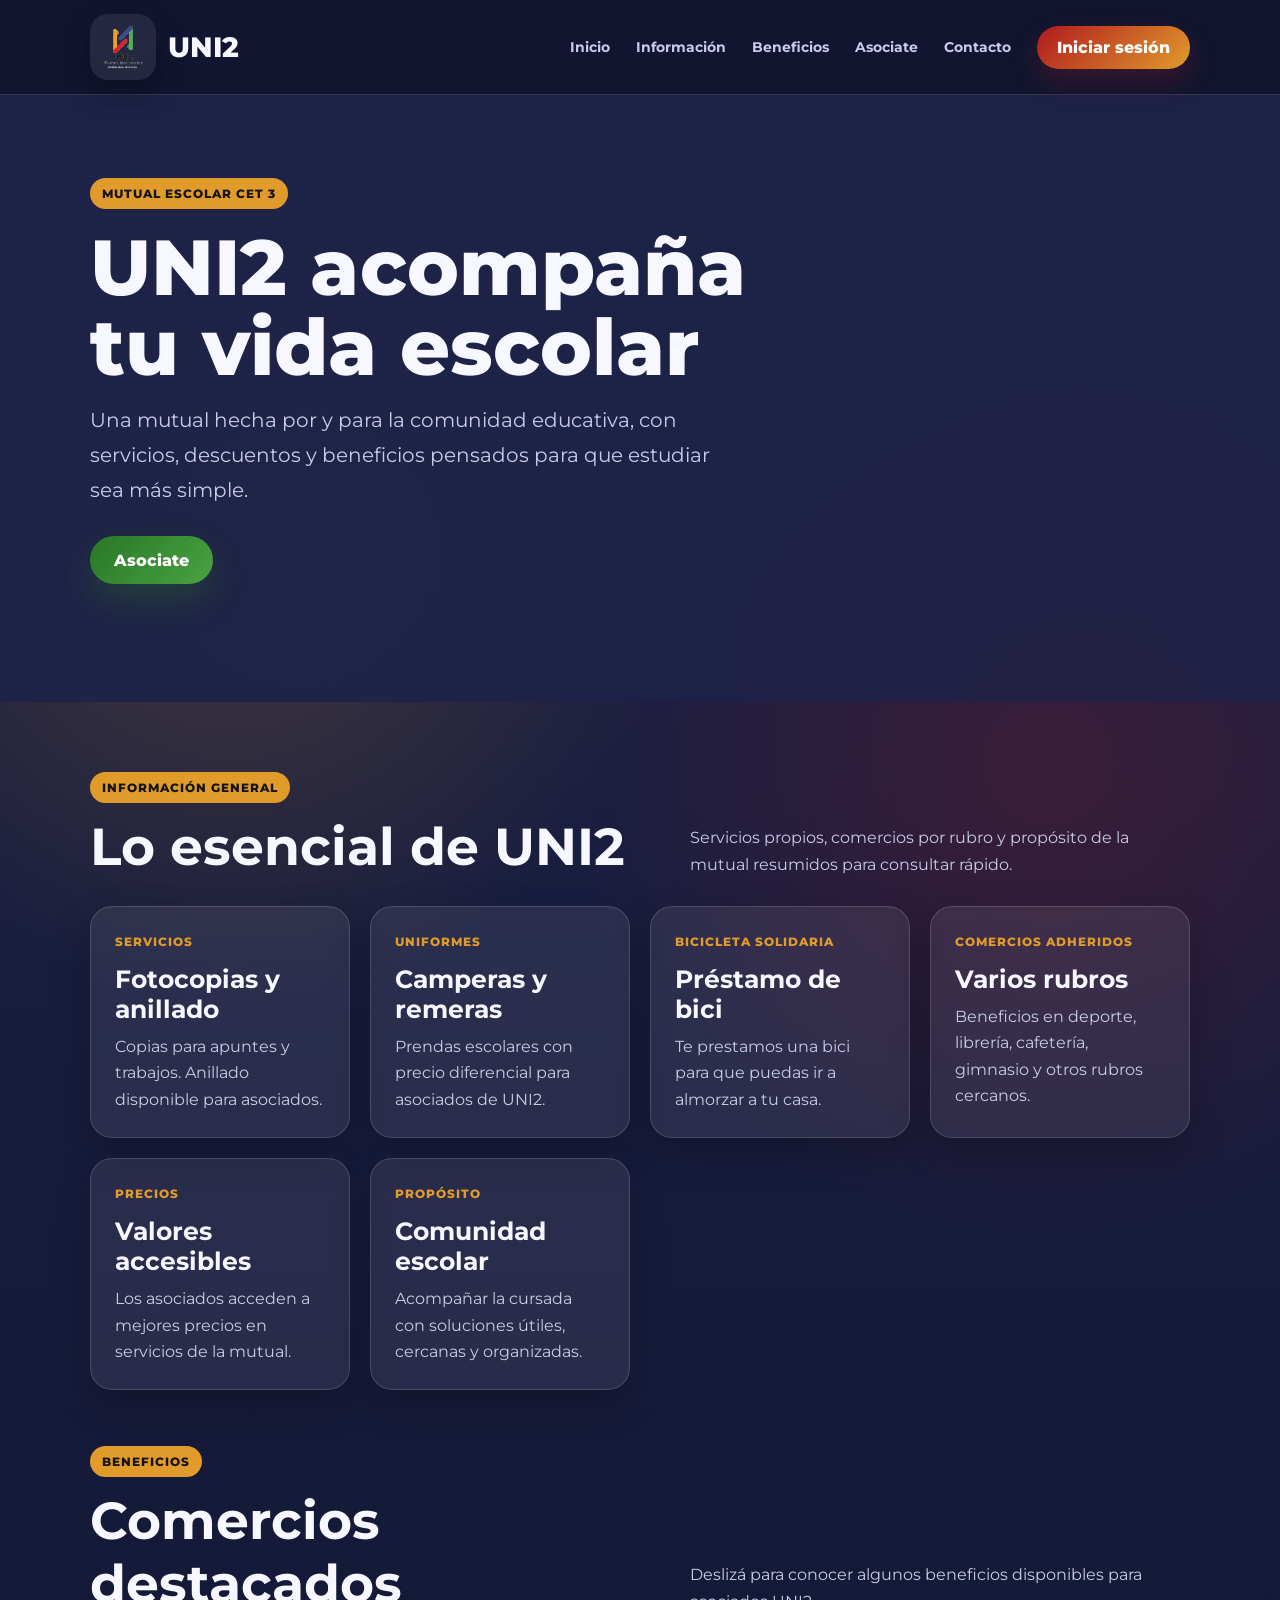
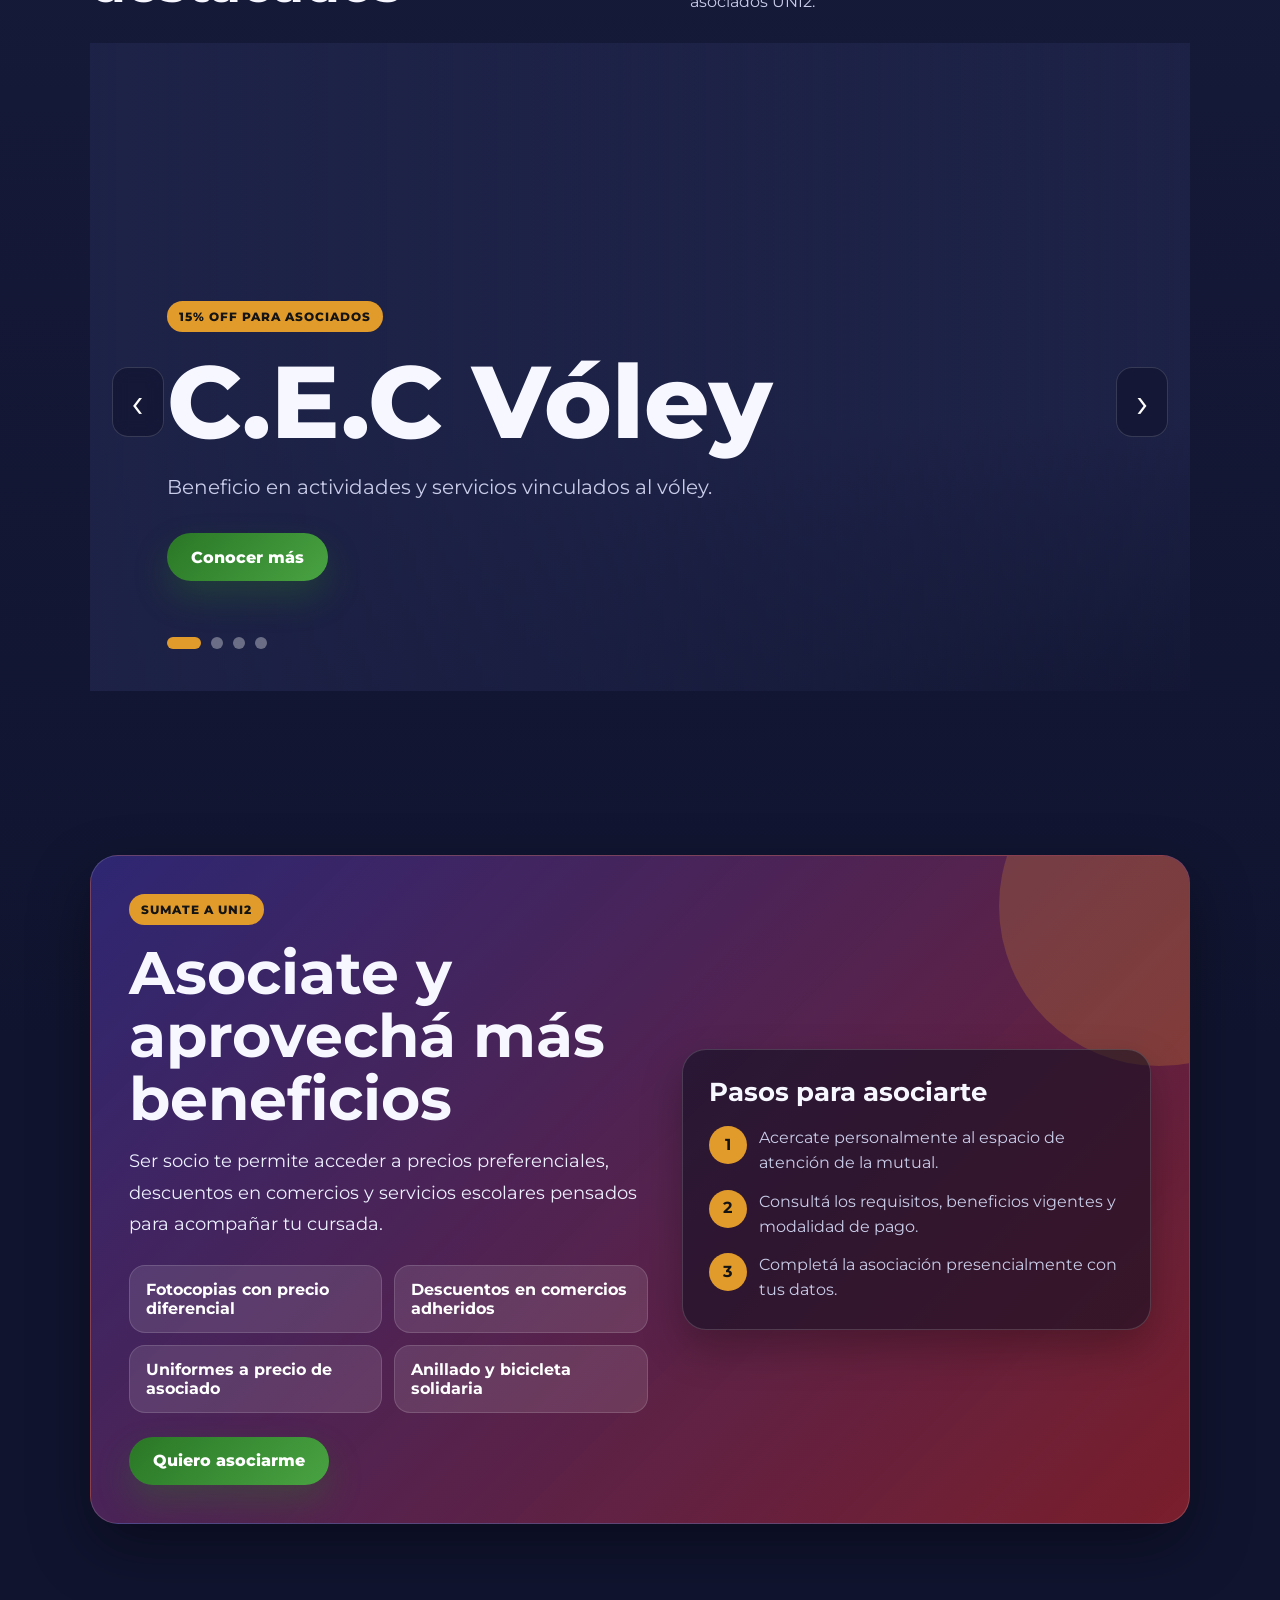
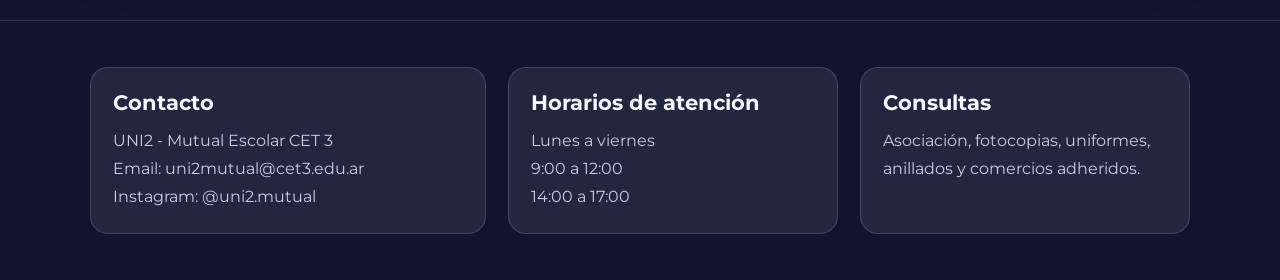
<file: index.html>
﻿<!DOCTYPE html>
<html lang="es">
<head>
<meta charset="UTF-8">
<meta name="viewport" content="width=device-width, initial-scale=1.0">
<title>UNI2 - Mutual Escolar CET 3</title>

<link rel="preconnect" href="https://fonts.googleapis.com">
<link href="https://fonts.googleapis.com/css2?family=Montserrat:wght@300;400;500;600;700;800&display=swap" rel="stylesheet">

<link rel="stylesheet" href="style.css">
</head>

<body>

<nav>
    <div class="logo">
        <img class="brand-mark" src="assets/uni2-logo.png" alt="Logo UNI2">
        <h2>UNI2</h2>
    </div>

    <div class="nav-links">
        <a href="#inicio">Inicio</a>
        <a href="#informacion">Informaci&oacute;n</a>
        <a href="#beneficios">Beneficios</a>
        <a href="#asociate">Asociate</a>
        <a href="#contacto">Contacto</a>
        <button class="login-btn" type="button">Iniciar sesi&oacute;n</button>
    </div>
</nav>

<section class="intro-hero" id="inicio">
    <div class="intro-content">
        <span class="eyebrow">Mutual Escolar CET 3</span>
        <h1>UNI2 acompa&ntilde;a tu vida escolar</h1>
        <p>
            Una mutual hecha por y para la comunidad educativa, con servicios,
            descuentos y beneficios pensados para que estudiar sea m&aacute;s simple.
        </p>
        <a href="#asociarme" class="primary-btn js-open-associate">Asociate</a>
    </div>
</section>

<section class="info-section" id="informacion">
    <div class="section-header">
        <div>
            <span class="section-kicker">Informaci&oacute;n general</span>
            <h2>Lo esencial de UNI2</h2>
        </div>
        <p>Servicios propios, comercios por rubro y prop&oacute;sito de la mutual resumidos para consultar r&aacute;pido.</p>
    </div>

    <div class="info-grid">
        <article class="info-card">
            <span class="service-label">Servicios</span>
            <h3>Fotocopias y anillado</h3>
            <p>Copias para apuntes y trabajos. Anillado disponible para asociados.</p>
        </article>

        <article class="info-card">
            <span class="service-label">Uniformes</span>
            <h3>Camperas y remeras</h3>
            <p>Prendas escolares con precio diferencial para asociados de UNI2.</p>
        </article>

        <article class="info-card">
            <span class="service-label">Bicicleta solidaria</span>
            <h3>Pr&eacute;stamo de bici</h3>
            <p>Te prestamos una bici para que puedas ir a almorzar a tu casa.</p>
        </article>

        <article class="info-card">
            <span class="service-label">Comercios adheridos</span>
            <h3>Varios rubros</h3>
            <p>Beneficios en deporte, librer&iacute;a, cafeter&iacute;a, gimnasio y otros rubros cercanos.</p>
        </article>

        <article class="info-card">
            <span class="service-label">Precios</span>
            <h3>Valores accesibles</h3>
            <p>Los asociados acceden a mejores precios en servicios de la mutual.</p>
        </article>

        <article class="info-card">
            <span class="service-label">Prop&oacute;sito</span>
            <h3>Comunidad escolar</h3>
            <p>Acompa&ntilde;ar la cursada con soluciones &uacute;tiles, cercanas y organizadas.</p>
        </article>
    </div>
</section>

<section class="services" id="beneficios">
    <div class="section-header">
        <div>
            <span class="section-kicker">Beneficios</span>
            <h2>Comercios destacados</h2>
        </div>
        <p>Desliz&aacute; para conocer algunos beneficios disponibles para asociados UNI2.</p>
    </div>

<div class="streaming-hero" aria-label="Beneficios destacados">
    <div class="stream-track" id="streamTrack">
        <article class="stream-slide" style="--image:url('https://images.unsplash.com/photo-1612872087720-bb876e2e67d1?auto=format&fit=crop&w=1600&q=80')">
            <div class="stream-content">
                <span class="eyebrow">15% off para asociados</span>
                <h1>C.E.C V&oacute;ley</h1>
                <p>Beneficio en actividades y servicios vinculados al v&oacute;ley.</p>
                <div class="hero-actions">
                    <a href="#asociate" class="primary-btn">Conocer m&aacute;s</a>
                </div>
            </div>
        </article>

        <article class="stream-slide" style="--image:url('https://images.unsplash.com/photo-1521587760476-6c12a4b040da?auto=format&fit=crop&w=1600&q=80')">
            <div class="stream-content">
                <span class="eyebrow">10% off en &uacute;tiles escolares</span>
                <h1>Librer&iacute;a Mu&ntilde;oz</h1>
                <p>Descuento en materiales para clases, trabajos pr&aacute;cticos y organizaci&oacute;n diaria.</p>
                <div class="hero-actions">
                    <a href="#asociate" class="primary-btn">Conocer m&aacute;s</a>
                </div>
            </div>
        </article>

        <article class="stream-slide" style="--image:url('https://images.unsplash.com/photo-1509042239860-f550ce710b93?auto=format&fit=crop&w=1600&q=80')">
            <div class="stream-content">
                <span class="eyebrow">15% off en cafeter&iacute;a</span>
                <h1>Cafeter&iacute;a Latte</h1>
                <p>Descuento para meriendas, pausas y encuentros durante la semana escolar.</p>
                <div class="hero-actions">
                    <a href="#asociate" class="primary-btn">Conocer m&aacute;s</a>
                </div>
            </div>
        </article>

        <article class="stream-slide" style="--image:url('https://images.unsplash.com/photo-1534438327276-14e5300c3a48?auto=format&fit=crop&w=1600&q=80')">
            <div class="stream-content">
                <span class="eyebrow">20% off en entrenamiento</span>
                <h1>Gimnasio GQ</h1>
                <p>Beneficio para asociados que quieran entrenar y mantenerse activos.</p>
                <div class="hero-actions">
                    <a href="#asociate" class="primary-btn">Conocer m&aacute;s</a>
                </div>
            </div>
        </article>
    </div>

    <button class="stream-arrow prev" id="prevSlide" type="button" aria-label="Slide anterior">&lsaquo;</button>
    <button class="stream-arrow next" id="nextSlide" type="button" aria-label="Slide siguiente">&rsaquo;</button>
    <div class="stream-dots" id="streamDots" aria-label="Indicadores del carrusel"></div>
</div>
</section>

<section class="join-section" id="asociate">
    <div class="join-banner">
        <div class="join-copy">
            <span class="section-kicker">Sumate a UNI2</span>
            <h2>Asociate y aprovech&aacute; m&aacute;s beneficios</h2>
            <p>
                Ser socio te permite acceder a precios preferenciales, descuentos en comercios
                y servicios escolares pensados para acompa&ntilde;ar tu cursada.
            </p>

            <ul class="benefit-list">
                <li>Fotocopias con precio diferencial</li>
                <li>Descuentos en comercios adheridos</li>
                <li>Uniformes a precio de asociado</li>
                <li>Anillado y bicicleta solidaria</li>
            </ul>

            <a href="#asociarme" class="primary-btn js-open-associate">Quiero asociarme</a>
        </div>

        <div class="steps-card">
            <h3>Pasos para asociarte</h3>
            <ol class="steps">
                <li><strong>1</strong><span>Acercate personalmente al espacio de atenci&oacute;n de la mutual.</span></li>
                <li><strong>2</strong><span>Consult&aacute; los requisitos, beneficios vigentes y modalidad de pago.</span></li>
                <li><strong>3</strong><span>Complet&aacute; la asociaci&oacute;n presencialmente con tus datos.</span></li>
            </ol>
        </div>
    </div>
</section>

<section class="associate-section" id="asociarme">
    <div class="associate-card">
        <div class="associate-header">
            <button type="button" class="close-associate" id="closeAssociate" aria-label="Cerrar">&times;</button>
            <h2>UNI2</h2>
            <p>Asociaci&oacute;n presencial a la Mutual</p>
        </div>

        <div class="associate-form" id="associateInfo">
            <div class="form-group">
                <label>Por ahora la asociaci&oacute;n se realiza solo presencialmente.</label>
                <p class="radio-item">
                    Acercate al espacio de atenci&oacute;n de UNI2 para consultar requisitos,
                    beneficios vigentes y completar tus datos.
                </p>
            </div>

            <div class="form-row">
                <div class="form-group">
                    <label>Horario de atenci&oacute;n</label>
                    <p class="radio-item">Lunes a viernes, de 9:00 a 12:00 y de 14:00 a 17:00.</p>
                </div>

                <div class="form-group">
                    <label>Consultas</label>
                    <p class="radio-item">Pod&eacute;s preguntar por fotocopias, uniformes, anillados y comercios adheridos.</p>
                </div>
            </div>

            <button type="button" class="associate-submit" id="goToContact">Ver contacto y horarios</button>
        </div>

        <div class="associate-footer">UNI2 - Mutual Escolar</div>
    </div>
</section>

<div class="thanks-message" id="thanksMessage">
    <h2>Muchas gracias por ser parte de la mutual</h2>
</div>

<footer class="site-footer" id="contacto">
    <div class="footer-grid">
        <div class="footer-block">
            <h3>Contacto</h3>
            <p>UNI2 - Mutual Escolar CET 3</p>
            <p>Email: uni2mutual@cet3.edu.ar</p>
            <p>Instagram: @uni2.mutual</p>
        </div>

        <div class="footer-block">
            <h3>Horarios de atenci&oacute;n</h3>
            <ul>
                <li>Lunes a viernes</li>
                <li>9:00 a 12:00</li>
                <li>14:00 a 17:00</li>
            </ul>
        </div>

        <div class="footer-block">
            <h3>Consultas</h3>
            <p>Asociaci&oacute;n, fotocopias, uniformes, anillados y comercios adheridos.</p>
        </div>
    </div>
</footer>

<script>
    const streamTrack = document.getElementById("streamTrack");
    const slides = Array.from(document.querySelectorAll(".stream-slide"));
    const dotsContainer = document.getElementById("streamDots");
    const prevSlide = document.getElementById("prevSlide");
    const nextSlide = document.getElementById("nextSlide");
    const associateButtons = Array.from(document.querySelectorAll(".js-open-associate"));
    const closeAssociate = document.getElementById("closeAssociate");
    const associateModal = document.getElementById("asociarme");
    const goToContact = document.getElementById("goToContact");
    const thanksMessage = document.getElementById("thanksMessage");
    let activeSlide = 0;
    let autoplay;

    slides.forEach((_, index) => {
        const dot = document.createElement("button");
        dot.className = "stream-dot";
        dot.type = "button";
        dot.setAttribute("aria-label", "Ir al slide " + (index + 1));
        dot.addEventListener("click", () => {
            setSlide(index);
            restartAutoplay();
        });
        dotsContainer.appendChild(dot);
    });

    const dots = Array.from(document.querySelectorAll(".stream-dot"));

    function setSlide(index){
        activeSlide = (index + slides.length) % slides.length;
        streamTrack.style.transform = "translateX(-" + activeSlide * 100 + "%)";

        dots.forEach((dot, dotIndex) => {
            dot.classList.toggle("is-active", dotIndex === activeSlide);
        });
    }

    function restartAutoplay(){
        clearInterval(autoplay);
        autoplay = setInterval(() => setSlide(activeSlide + 1), 5000);
    }

    prevSlide.addEventListener("click", () => {
        setSlide(activeSlide - 1);
        restartAutoplay();
    });

    nextSlide.addEventListener("click", () => {
        setSlide(activeSlide + 1);
        restartAutoplay();
    });

    function openAssociateModal(event){
        event.preventDefault();
        associateModal.classList.add("is-open");
        document.body.style.overflow = "hidden";
    }

    function closeAssociateModal(){
        associateModal.classList.remove("is-open");
        document.body.style.overflow = "";
    }

    function launchConfetti(){
        const colors = ["#2A7726", "#2F2777", "#B01A1F", "#E19B2B", "#ffffff"];

        for(let i = 0; i < 90; i++){
            const confetti = document.createElement("span");
            confetti.className = "confetti-piece";
            confetti.style.left = Math.random() * 100 + "vw";
            confetti.style.background = colors[Math.floor(Math.random() * colors.length)];
            confetti.style.animationDelay = Math.random() * 0.7 + "s";
            confetti.style.transform = "rotate(" + Math.random() * 360 + "deg)";
            document.body.appendChild(confetti);

            setTimeout(() => {
                confetti.remove();
            }, 3600);
        }
    }

    associateButtons.forEach((button) => {
        button.addEventListener("click", openAssociateModal);
    });
    closeAssociate.addEventListener("click", closeAssociateModal);

    associateModal.addEventListener("click", (event) => {
        if(event.target === associateModal){
            closeAssociateModal();
        }
    });

    goToContact.addEventListener("click", () => {
        closeAssociateModal();
        document.getElementById("contacto").scrollIntoView({behavior:"smooth"});
    });

    setSlide(0);
    restartAutoplay();
</script>

</body>
</html>
</file>
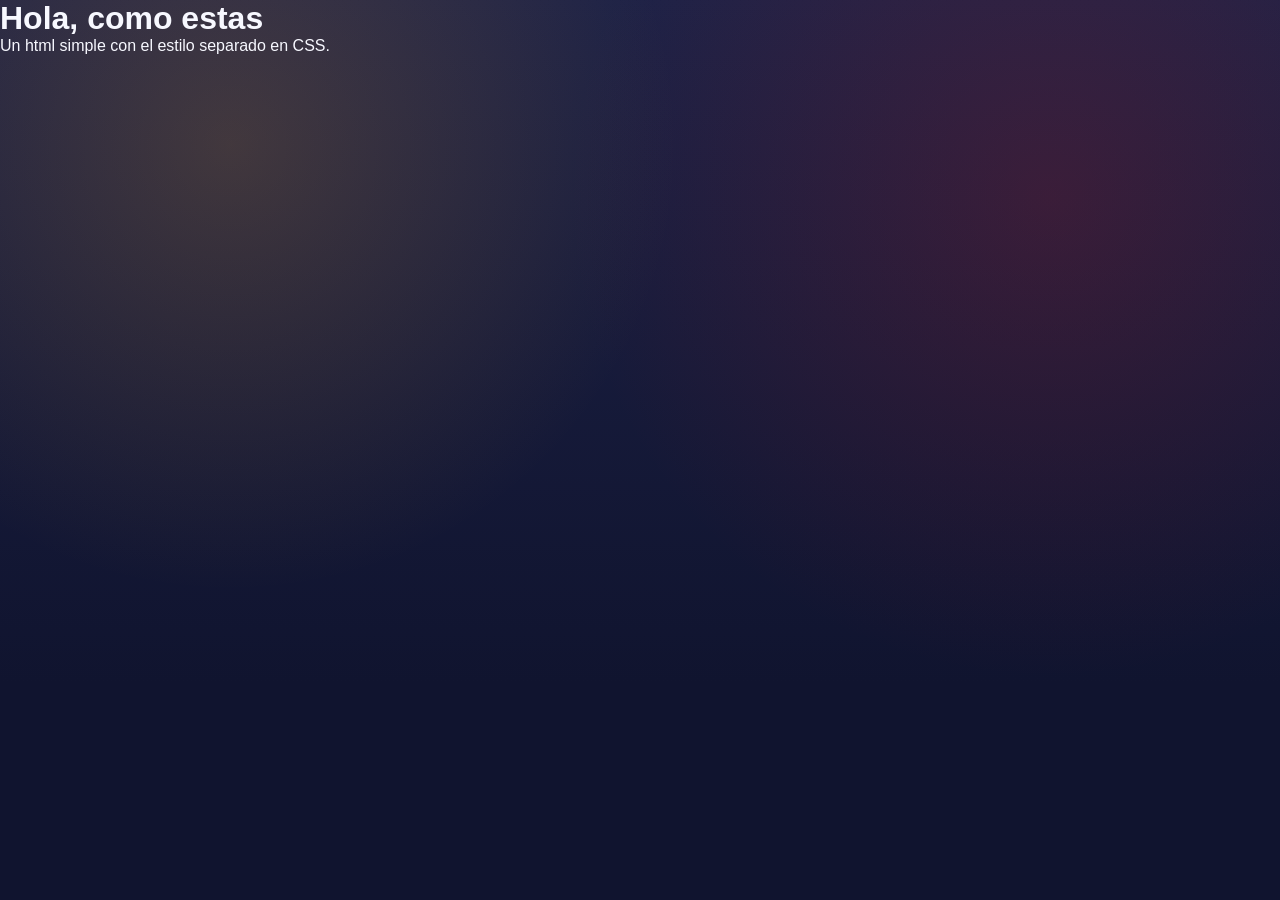
<file: cande.html>
<!DOCTYPE html>
<html lang="es">
<head>
  <meta charset="UTF-8">
  <meta name="viewport" content="width=device-width, initial-scale=1.0">
  <title>Hola</title>
  <link rel="stylesheet" href="style.css">
</head>
<body>
  <main class="card">
    <h1>Hola, como estas</h1>
    <p>Un html simple con el estilo separado en CSS.</p>
  </main>
</body>
</html>
</file>
<file: style.css>
﻿:root{
    --bg:#1D2247;
    --red:#B01A1F;
    --orange:#E19B2B;
    --green:#2A7726;
    --indigo:#2F2777;
    --ink:#f7f8ff;
    --muted:#c9cce8;
    --panel:rgba(255,255,255,0.08);
    --panel-strong:rgba(255,255,255,0.13);
    --line:rgba(255,255,255,0.15);
    --shadow:0 24px 60px rgba(0,0,0,0.36);
}

*{
    margin:0;
    padding:0;
    box-sizing:border-box;
    font-family:"Montserrat",sans-serif;
}

html{
    scroll-behavior:smooth;
}

body{
    min-height:100vh;
    background:
        radial-gradient(circle at 18% 16%, rgba(225,155,43,0.20), transparent 28rem),
        radial-gradient(circle at 82% 22%, rgba(176,26,31,0.22), transparent 30rem),
        linear-gradient(180deg,var(--bg),#10142f 76%);
    color:var(--ink);
    overflow-x:hidden;
}

img{
    display:block;
    max-width:100%;
}

a{
    color:inherit;
}

button,
.primary-btn,
.secondary-btn{
    font:inherit;
    cursor:pointer;
    transition:0.25s ease;
}

button:hover,
.primary-btn:hover,
.secondary-btn:hover{
    transform:translateY(-3px);
}

/* NAV */

nav{
    position:fixed;
    inset:0 0 auto 0;
    z-index:50;
    display:flex;
    align-items:center;
    justify-content:space-between;
    gap:24px;
    padding:14px 7%;
    background:rgba(15,18,42,0.78);
    border-bottom:1px solid var(--line);
    backdrop-filter:blur(18px);
}

.logo{
    display:flex;
    align-items:center;
    gap:12px;
}

.brand-mark{
    width:66px;
    height:66px;
    display:block;
    border-radius:18px;
    object-fit:contain;
    background:rgba(255,255,255,0.08);
    box-shadow:0 14px 30px rgba(0,0,0,0.28);
}

.logo h2{
    font-size:28px;
    font-weight:800;
}

.nav-links{
    display:flex;
    align-items:center;
    gap:26px;
}

.nav-links a{
    color:var(--muted);
    text-decoration:none;
    font-weight:700;
    font-size:14px;
}

.nav-links a:hover{
    color:var(--orange);
}

.login-btn{
    border:0;
    border-radius:999px;
    padding:12px 20px;
    color:white;
    background:linear-gradient(135deg,var(--red),var(--orange));
    font-weight:800;
    box-shadow:0 12px 28px rgba(176,26,31,0.25);
}

/* INTRO HERO */

.intro-hero{
    min-height:78vh;
    display:flex;
    align-items:center;
    padding:132px 7% 72px;
    background:
        linear-gradient(90deg, rgba(29,34,71,0.96), rgba(29,34,71,0.76)),
        url("https://images.unsplash.com/photo-1524995997946-a1c2e315a42f?auto=format&fit=crop&w=1600&q=80");
    background-size:cover;
    background-position:center;
}

.intro-content{
    width:min(720px,100%);
}

.intro-content h1{
    margin:18px 0 16px;
    font-size:clamp(42px,7vw,78px);
    line-height:1.03;
    font-weight:800;
}

.intro-content p{
    max-width:650px;
    color:var(--muted);
    font-size:clamp(16px,2vw,20px);
    line-height:1.75;
    margin-bottom:28px;
}

/* GENERAL INFO */

.info-section{
    padding:70px 7% 28px;
}

.info-grid{
    display:grid;
    grid-template-columns:repeat(auto-fit,minmax(230px,1fr));
    gap:20px;
}

.info-card{
    min-height:225px;
    padding:24px;
    border-radius:22px;
    background:var(--panel);
    border:1px solid var(--line);
    box-shadow:0 16px 38px rgba(0,0,0,0.24);
}

.info-card h3{
    margin:14px 0 10px;
    font-size:25px;
}

.info-card p{
    color:var(--muted);
    line-height:1.65;
}

/* STREAMING HERO */

.streaming-hero{
    position:relative;
    min-height:68vh;
    height:clamp(520px,72vh,760px);
    overflow:hidden;
    background:var(--bg);
}

.stream-track{
    height:100%;
    display:flex;
    transition:transform 0.8s cubic-bezier(.22,.61,.36,1);
}

.stream-slide{
    position:relative;
    min-width:100%;
    height:100%;
    display:flex;
    align-items:flex-end;
    padding:140px 7% 110px;
    background-image:var(--image);
    background-size:cover;
    background-position:center;
}

.stream-slide::before{
    content:"";
    position:absolute;
    inset:0;
    background:
        linear-gradient(90deg, rgba(29,34,71,0.96), rgba(29,34,71,0.70) 44%, rgba(29,34,71,0.18)),
        linear-gradient(0deg, rgba(16,20,47,0.92), rgba(16,20,47,0.06) 42%);
}

.stream-content{
    position:relative;
    z-index:2;
    width:min(820px,100%);
}

.eyebrow,
.section-kicker,
.tag{
    display:inline-flex;
    align-items:center;
    width:max-content;
    max-width:100%;
    color:#141414;
    background:var(--orange);
    border-radius:999px;
    padding:8px 12px;
    font-size:12px;
    font-weight:800;
    letter-spacing:1px;
    text-transform:uppercase;
}

.stream-content h1{
    margin:18px 0 16px;
    font-size:clamp(52px,8vw,104px);
    line-height:1.02;
    font-weight:800;
}

.stream-content p{
    max-width:620px;
    color:var(--muted);
    font-size:clamp(16px,2vw,20px);
    line-height:1.75;
    margin-bottom:28px;
}

.hero-actions{
    display:flex;
    flex-wrap:wrap;
    gap:14px;
}

.primary-btn,
.secondary-btn{
    display:inline-flex;
    align-items:center;
    justify-content:center;
    min-height:48px;
    padding:14px 24px;
    border-radius:999px;
    text-decoration:none;
    font-weight:800;
}

.primary-btn{
    color:white;
    background:linear-gradient(135deg,var(--green),#49a342);
    box-shadow:0 16px 34px rgba(42,119,38,0.32);
}

.secondary-btn{
    color:white;
    background:rgba(255,255,255,0.10);
    border:1px solid rgba(255,255,255,0.24);
}

.stream-arrow{
    position:absolute;
    z-index:5;
    top:50%;
    width:52px;
    height:70px;
    border:1px solid var(--line);
    border-radius:16px;
    color:white;
    background:rgba(15,18,42,0.55);
    backdrop-filter:blur(8px);
    font-size:42px;
    line-height:1;
}

.stream-arrow.prev{
    left:22px;
}

.stream-arrow.next{
    right:22px;
}

.stream-dots{
    position:absolute;
    z-index:5;
    left:7%;
    bottom:42px;
    display:flex;
    gap:10px;
}

.stream-dot{
    width:12px;
    height:12px;
    border:0;
    border-radius:999px;
    background:rgba(255,255,255,0.35);
}

.stream-dot.is-active{
    width:34px;
    background:var(--orange);
}

/* ASOCIATE */

.join-section{
    padding:70px 7% 96px;
}

.join-banner{
    display:grid;
    grid-template-columns:1.05fr 0.95fr;
    gap:34px;
    align-items:center;
    padding:38px;
    border-radius:28px;
    background:
        linear-gradient(135deg,rgba(47,39,119,0.92),rgba(176,26,31,0.62)),
        var(--panel);
    border:1px solid var(--line);
    box-shadow:var(--shadow);
    overflow:hidden;
    position:relative;
}

.join-banner::after{
    content:"";
    position:absolute;
    width:320px;
    height:320px;
    right:-130px;
    top:-110px;
    border-radius:999px;
    background:rgba(225,155,43,0.22);
}

.join-copy{
    position:relative;
    z-index:2;
}

.join-copy h2{
    margin:16px 0;
    font-size:clamp(36px,5vw,60px);
    line-height:1.05;
}

.join-copy p{
    color:#edf0ff;
    line-height:1.75;
    font-size:18px;
    max-width:620px;
}

.benefit-list{
    display:grid;
    grid-template-columns:repeat(2,1fr);
    gap:12px;
    margin:24px 0;
    list-style:none;
}

.benefit-list li{
    padding:14px 16px;
    border-radius:16px;
    background:rgba(255,255,255,0.11);
    border:1px solid rgba(255,255,255,0.14);
    color:white;
    font-weight:700;
}

.steps-card{
    position:relative;
    z-index:2;
    background:rgba(10,13,30,0.54);
    border:1px solid rgba(255,255,255,0.16);
    border-radius:24px;
    padding:26px;
    box-shadow:0 18px 40px rgba(0,0,0,0.26);
}

.steps-card h3{
    font-size:26px;
    margin-bottom:18px;
}

.steps{
    list-style:none;
    display:grid;
    gap:14px;
}

.steps li{
    display:grid;
    grid-template-columns:38px 1fr;
    gap:12px;
    align-items:start;
    color:var(--muted);
    line-height:1.55;
}

.steps strong{
    display:grid;
    place-items:center;
    width:38px;
    height:38px;
    border-radius:50%;
    background:var(--orange);
    color:#141414;
}

/* SERVICES */

.services,
.stores{
    padding:28px 7% 94px;
}

.section-header{
    display:flex;
    justify-content:space-between;
    align-items:flex-end;
    gap:24px;
    margin-bottom:28px;
}

.section-header h2{
    margin-top:12px;
    font-size:clamp(32px,5vw,52px);
}

.section-header p{
    max-width:500px;
    color:var(--muted);
    line-height:1.7;
}

.services-grid{
    display:grid;
    grid-template-columns:repeat(3,1fr);
    gap:20px;
}

.service-card{
    overflow:hidden;
    border-radius:22px;
    background:var(--panel);
    border:1px solid var(--line);
    box-shadow:0 16px 38px rgba(0,0,0,0.24);
}

.service-card img{
    width:100%;
    height:210px;
    object-fit:cover;
}

.service-content{
    padding:22px;
}

.service-content h3{
    margin:8px 0 10px;
    font-size:25px;
}

.service-content p{
    color:var(--muted);
    line-height:1.65;
}

.service-label{
    color:var(--orange);
    font-weight:800;
    font-size:12px;
    letter-spacing:1px;
    text-transform:uppercase;
}

/* STORES */

.stores-panel{
    padding:34px;
    border-radius:28px;
    background:linear-gradient(135deg,rgba(255,255,255,0.10),rgba(47,39,119,0.40));
    border:1px solid var(--line);
    box-shadow:var(--shadow);
}

.store-grid{
    display:grid;
    grid-template-columns:repeat(4,1fr);
    gap:16px;
}

.store-card{
    min-height:210px;
    position:relative;
    overflow:hidden;
    border-radius:20px;
    background-image:var(--image);
    background-size:cover;
    background-position:center;
}

.store-card::before{
    content:"";
    position:absolute;
    inset:0;
    background:linear-gradient(to top,rgba(8,10,24,0.88),rgba(8,10,24,0.12));
}

.store-card div{
    position:absolute;
    inset:auto 0 0 0;
    padding:20px;
}

.store-card span{
    color:var(--orange);
    font-size:12px;
    font-weight:800;
    letter-spacing:1px;
    text-transform:uppercase;
}

.store-card h3{
    margin-top:6px;
    font-size:22px;
}

/* MODAL FORM */

.associate-section{
    position:fixed;
    inset:0;
    z-index:100;
    display:none;
    align-items:center;
    justify-content:center;
    padding:36px 18px;
    overflow-y:auto;
    background:rgba(0,0,0,0.68);
    backdrop-filter:blur(10px);
}

.associate-section.is-open{
    display:flex;
}

.associate-card{
    width:min(780px,100%);
    overflow:hidden;
    border-radius:24px;
    background:#151936;
    border:1px solid var(--line);
    box-shadow:var(--shadow);
}

.associate-header{
    position:relative;
    padding:32px;
    text-align:center;
    background:linear-gradient(90deg,var(--green),var(--indigo),var(--red));
}

.associate-header h2{
    font-size:40px;
}

.associate-header p{
    color:#edf0ff;
    margin-top:8px;
}

.close-associate{
    position:absolute;
    top:16px;
    right:16px;
    width:40px;
    height:40px;
    border:0;
    border-radius:50%;
    color:white;
    background:rgba(255,255,255,0.18);
    font-size:26px;
}

.associate-form{
    padding:32px;
}

.form-row{
    display:grid;
    grid-template-columns:1fr 1fr;
    gap:18px;
}

.form-group{
    margin-bottom:20px;
}

.form-group label{
    display:block;
    margin-bottom:8px;
    font-weight:800;
}

.form-group input,
.form-group select{
    width:100%;
    padding:14px;
    border:1px solid rgba(255,255,255,0.18);
    border-radius:13px;
    color:white;
    background:rgba(255,255,255,0.08);
    font-size:15px;
}

.form-group input::placeholder{
    color:#aeb2d1;
}

.form-group input:focus,
.form-group select:focus{
    outline:0;
    border-color:var(--orange);
}

.form-group option{
    background:#151936;
    color:white;
}

.radio-group{
    display:flex;
    gap:18px;
}

.radio-item{
    display:flex;
    gap:8px;
    align-items:center;
    color:var(--muted);
}

.associate-submit{
    width:100%;
    border:0;
    border-radius:15px;
    padding:16px;
    color:white;
    background:linear-gradient(135deg,var(--green),var(--orange));
    font-size:18px;
    font-weight:800;
}

.associate-footer{
    padding:18px;
    text-align:center;
    color:var(--muted);
    border-top:1px solid var(--line);
}

.thanks-message{
    position:fixed;
    inset:0;
    z-index:120;
    display:none;
    align-items:center;
    justify-content:center;
    padding:20px;
    text-align:center;
    background:rgba(16,20,47,0.92);
}

.thanks-message.is-visible{
    display:flex;
}

.thanks-message h2{
    font-size:clamp(30px,5vw,48px);
    max-width:760px;
}

.confetti-piece{
    position:fixed;
    top:-20px;
    width:10px;
    height:16px;
    border-radius:3px;
    z-index:130;
    animation:confettiFall 2.8s linear forwards;
}

@keyframes confettiFall{
    to{
        transform:translateY(110vh) rotate(720deg);
        opacity:0;
    }
}

/* FOOTER */

.site-footer{
    padding:46px 7%;
    background:#10142f;
    border-top:1px solid var(--line);
}

.footer-grid{
    display:grid;
    grid-template-columns:1.2fr 1fr 1fr;
    gap:22px;
}

.footer-block{
    padding:22px;
    border-radius:18px;
    background:var(--panel);
    border:1px solid var(--line);
}

.footer-block h3{
    margin-bottom:12px;
    font-size:21px;
}

.footer-block p,
.footer-block li{
    color:var(--muted);
    line-height:1.75;
}

.footer-block ul{
    list-style:none;
}

/* RESPONSIVE */

@media(max-width:980px){
    .stream-slide{
        padding:130px 7% 96px;
    }

    .join-banner,
    .footer-grid{
        grid-template-columns:1fr;
    }

    .services-grid{
        grid-template-columns:1fr 1fr;
    }

    .info-grid{
        grid-template-columns:1fr;
    }

    .store-grid{
        grid-template-columns:1fr 1fr;
    }

    .section-header{
        flex-direction:column;
        align-items:flex-start;
    }
}

@media(max-width:720px){
    nav{
        padding:12px 18px;
    }

    .brand-mark{
        width:56px;
        height:56px;
        border-radius:15px;
        font-size:18px;
    }

    .nav-links{
        display:none;
    }

    .streaming-hero{
        min-height:76vh;
        height:76vh;
    }

    .stream-slide{
        padding:112px 22px 86px;
        background-position:center;
    }

    .stream-slide::before{
        background:
            linear-gradient(0deg, rgba(29,34,71,0.98), rgba(29,34,71,0.76) 55%, rgba(29,34,71,0.34));
    }

    .stream-arrow{
        width:42px;
        height:54px;
        font-size:32px;
        border-radius:13px;
        top:auto;
        bottom:24px;
    }

    .stream-arrow.prev{
        left:auto;
        right:74px;
    }

    .stream-arrow.next{
        right:20px;
    }

    .stream-dots{
        left:22px;
        bottom:38px;
    }

    .hero-actions{
        width:100%;
    }

    .primary-btn,
    .secondary-btn{
        width:100%;
    }

    .join-section,
    .services,
    .stores,
    .site-footer{
        padding-left:20px;
        padding-right:20px;
    }

    .join-banner,
    .stores-panel{
        padding:22px;
    }

    .benefit-list,
    .info-grid,
    .services-grid,
    .store-grid,
    .form-row,
    .footer-grid{
        grid-template-columns:1fr;
    }

    .associate-form{
        padding:24px;
    }
}
</file>
